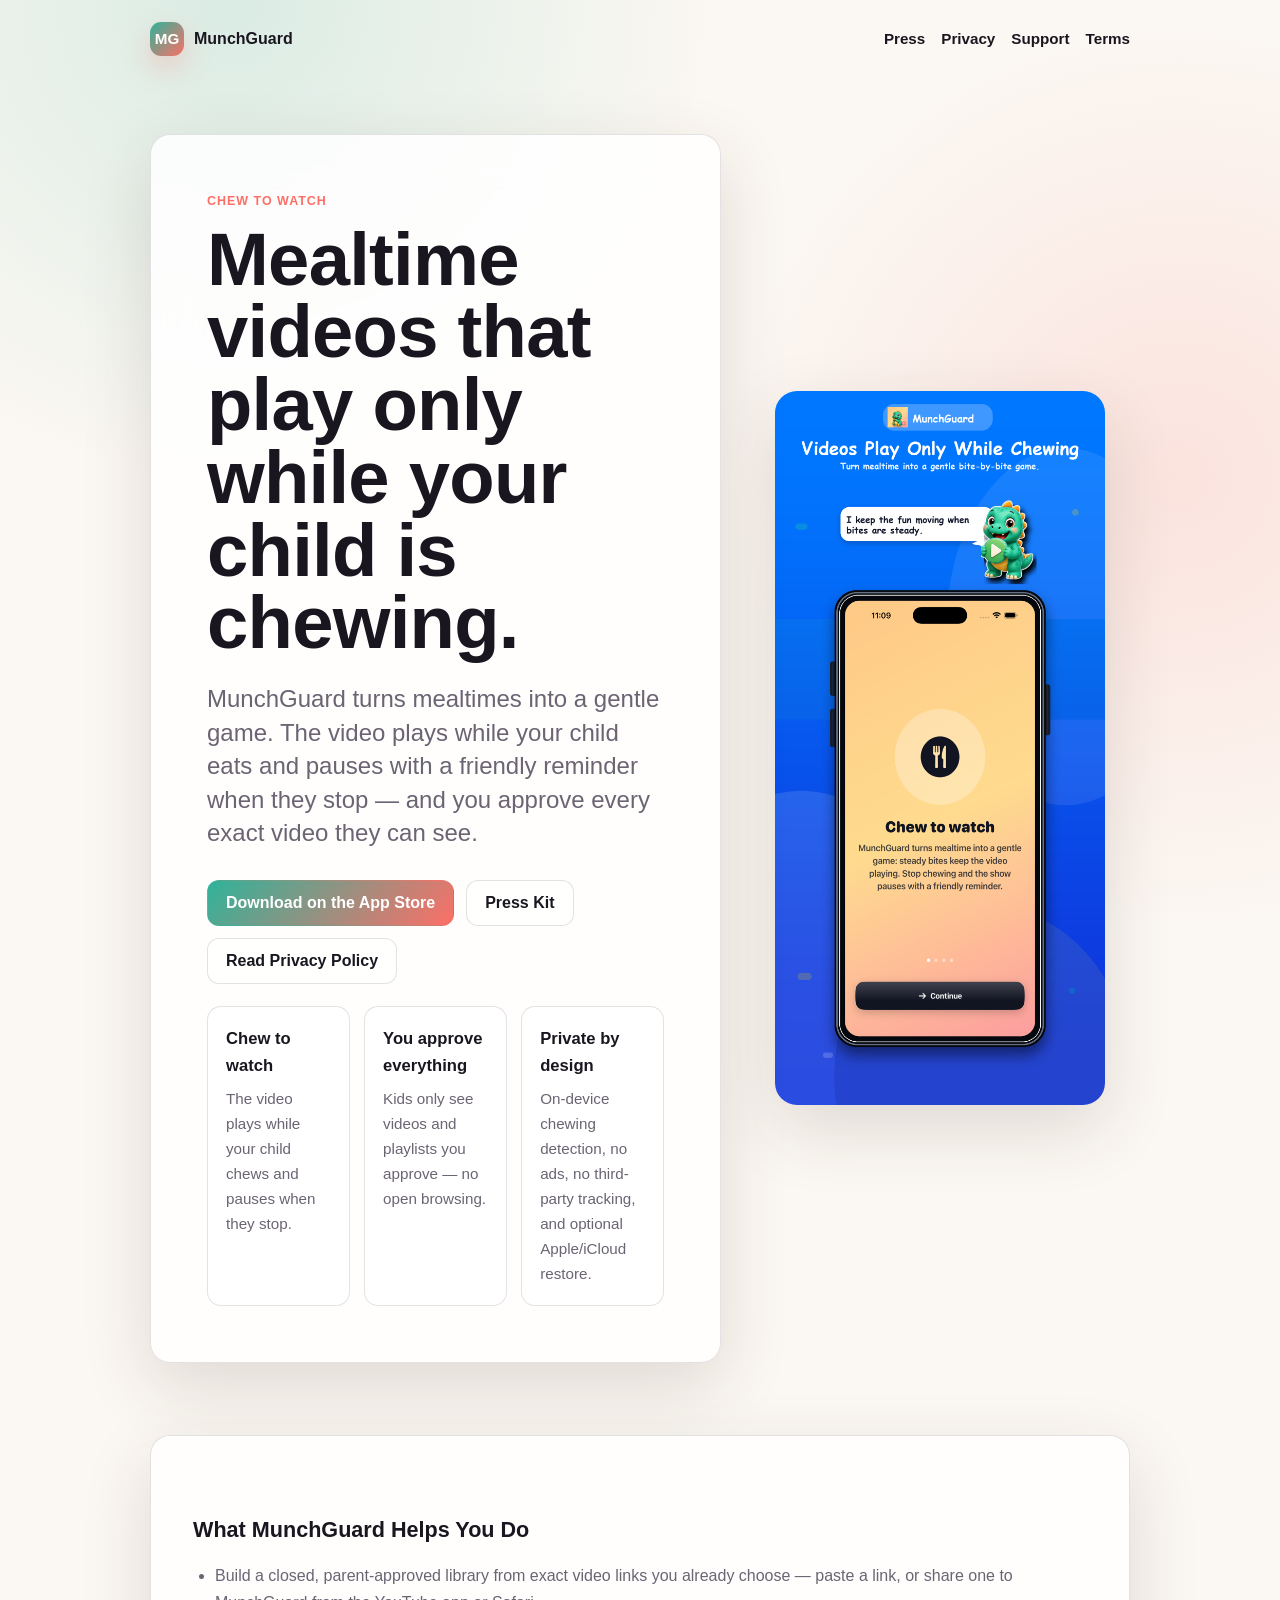
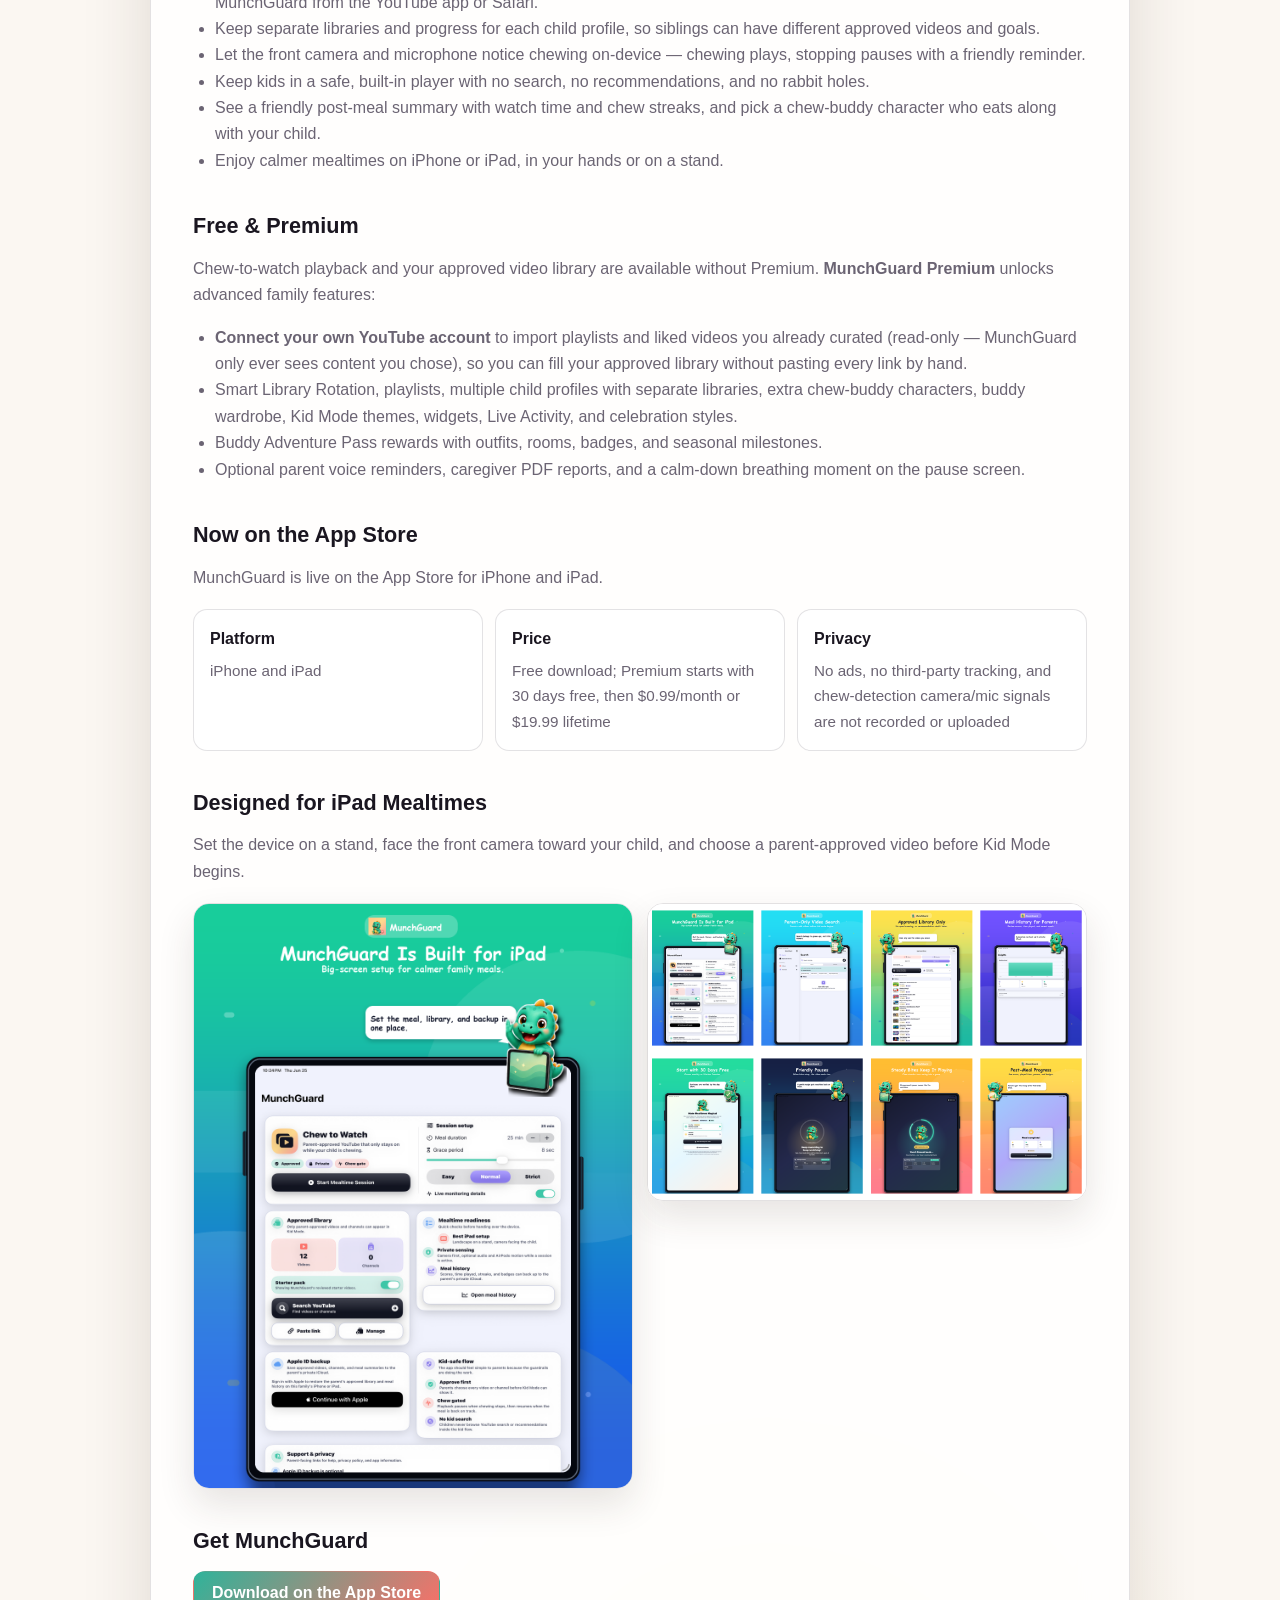
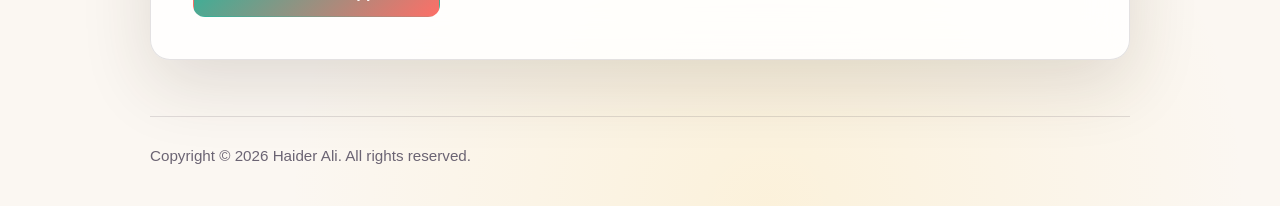
<file: index.html>
<!doctype html>
<html lang="en">
<head>
  <meta charset="utf-8">
  <meta name="viewport" content="width=device-width, initial-scale=1">
  <title>MunchGuard - Chew to Watch</title>
  <meta name="description" content="MunchGuard is a parent-controlled mealtime video app for iPhone and iPad: approved videos play while kids chew and pause when bites stop.">
  <meta name="theme-color" content="#2fb39a">
  <meta name="google-site-verification" content="bL4kzL4V72Q6p2SlW74Rowfl1nLB9gY8t70KNo23Ep4">
  <meta property="og:title" content="MunchGuard">
  <meta property="og:description" content="Mealtime videos that play only while your child is chewing. Parent-approved, private, and on-device.">
  <meta property="og:type" content="website">
  <meta property="og:image" content="https://forgebyte-lab.github.io/munchguard-legal/assets/iphone-contact-sheet.png">
  <link rel="stylesheet" href="styles.css">
</head>
<body>
  <header class="shell nav">
    <a class="brand" href="./" aria-label="MunchGuard home"><span class="mark">MG</span><span>MunchGuard</span></a>
    <nav class="nav-links" aria-label="Primary navigation">
      <a href="./press/">Press</a>
      <a href="./privacy-policy/">Privacy</a>
      <a href="./support/">Support</a>
      <a href="./terms/">Terms</a>
    </nav>
  </header>

  <main class="shell">
    <section class="hero hero-split">
      <div class="hero-card">
        <p class="eyebrow">Chew to watch</p>
        <h1>Mealtime videos that play only while your child is chewing.</h1>
        <p class="lead">MunchGuard turns mealtimes into a gentle game. The video plays while your child eats and pauses with a friendly reminder when they stop — and you approve every exact video they can see.</p>
        <div class="actions">
          <a class="button primary" href="https://apps.apple.com/us/app/munchguard/id6783565540">Download on the App Store</a>
          <a class="button" href="./press/">Press Kit</a>
          <a class="button" href="./privacy-policy/">Read Privacy Policy</a>
        </div>
        <div class="grid" aria-label="MunchGuard highlights">
          <div class="stat"><strong>Chew to watch</strong><span>The video plays while your child chews and pauses when they stop.</span></div>
          <div class="stat"><strong>You approve everything</strong><span>Kids only see videos and playlists you approve — no open browsing.</span></div>
          <div class="stat"><strong>Private by design</strong><span>On-device chewing detection, no ads, no third-party tracking, and optional Apple/iCloud restore.</span></div>
        </div>
      </div>
      <figure class="hero-media" aria-label="MunchGuard iPhone screenshot">
        <img src="assets/iphone-chew-to-watch.png" alt="MunchGuard chew-to-watch App Store screenshot on iPhone">
      </figure>
    </section>

    <section class="content-card">
      <h2>What MunchGuard Helps You Do</h2>
      <ul>
        <li>Build a closed, parent-approved library from exact video links you already choose — paste a link, or share one to MunchGuard from the YouTube app or Safari.</li>
        <li>Keep separate libraries and progress for each child profile, so siblings can have different approved videos and goals.</li>
        <li>Let the front camera and microphone notice chewing on-device — chewing plays, stopping pauses with a friendly reminder.</li>
        <li>Keep kids in a safe, built-in player with no search, no recommendations, and no rabbit holes.</li>
        <li>See a friendly post-meal summary with watch time and chew streaks, and pick a chew-buddy character who eats along with your child.</li>
        <li>Enjoy calmer mealtimes on iPhone or iPad, in your hands or on a stand.</li>
      </ul>

      <h2>Free &amp; Premium</h2>
      <p>Chew-to-watch playback and your approved video library are available without Premium. <strong>MunchGuard Premium</strong> unlocks advanced family features:</p>
      <ul>
        <li><strong>Connect your own YouTube account</strong> to import playlists and liked videos you already curated (read-only — MunchGuard only ever sees content you chose), so you can fill your approved library without pasting every link by hand.</li>
        <li>Smart Library Rotation, playlists, multiple child profiles with separate libraries, extra chew-buddy characters, buddy wardrobe, Kid Mode themes, widgets, Live Activity, and celebration styles.</li>
        <li>Buddy Adventure Pass rewards with outfits, rooms, badges, and seasonal milestones.</li>
        <li>Optional parent voice reminders, caregiver PDF reports, and a calm-down breathing moment on the pause screen.</li>
      </ul>

      <h2>Now on the App Store</h2>
      <p>MunchGuard is live on the App Store for iPhone and iPad.</p>

      <div class="facts" aria-label="Availability facts">
        <div><strong>Platform</strong><span>iPhone and iPad</span></div>
        <div><strong>Price</strong><span>Free download; Premium starts with 30 days free, then $0.99/month or $19.99 lifetime</span></div>
        <div><strong>Privacy</strong><span>No ads, no third-party tracking, and chew-detection camera/mic signals are not recorded or uploaded</span></div>
      </div>

      <h2>Designed for iPad Mealtimes</h2>
      <p>Set the device on a stand, face the front camera toward your child, and choose a parent-approved video before Kid Mode begins.</p>
      <div class="screenshot-grid">
        <img src="assets/ipad-parent-dashboard.png" alt="MunchGuard parent dashboard on iPad">
        <img src="assets/ipad-contact-sheet.png" alt="MunchGuard iPad App Store screenshot overview">
      </div>

      <h2>Get MunchGuard</h2>
      <p><a class="button primary" href="https://apps.apple.com/us/app/munchguard/id6783565540">Download on the App Store</a></p>
    </section>
  </main>

  <footer class="shell footer">
    <p>Copyright © 2026 Haider Ali. All rights reserved.</p>
  </footer>
</body>
</html>
</file>
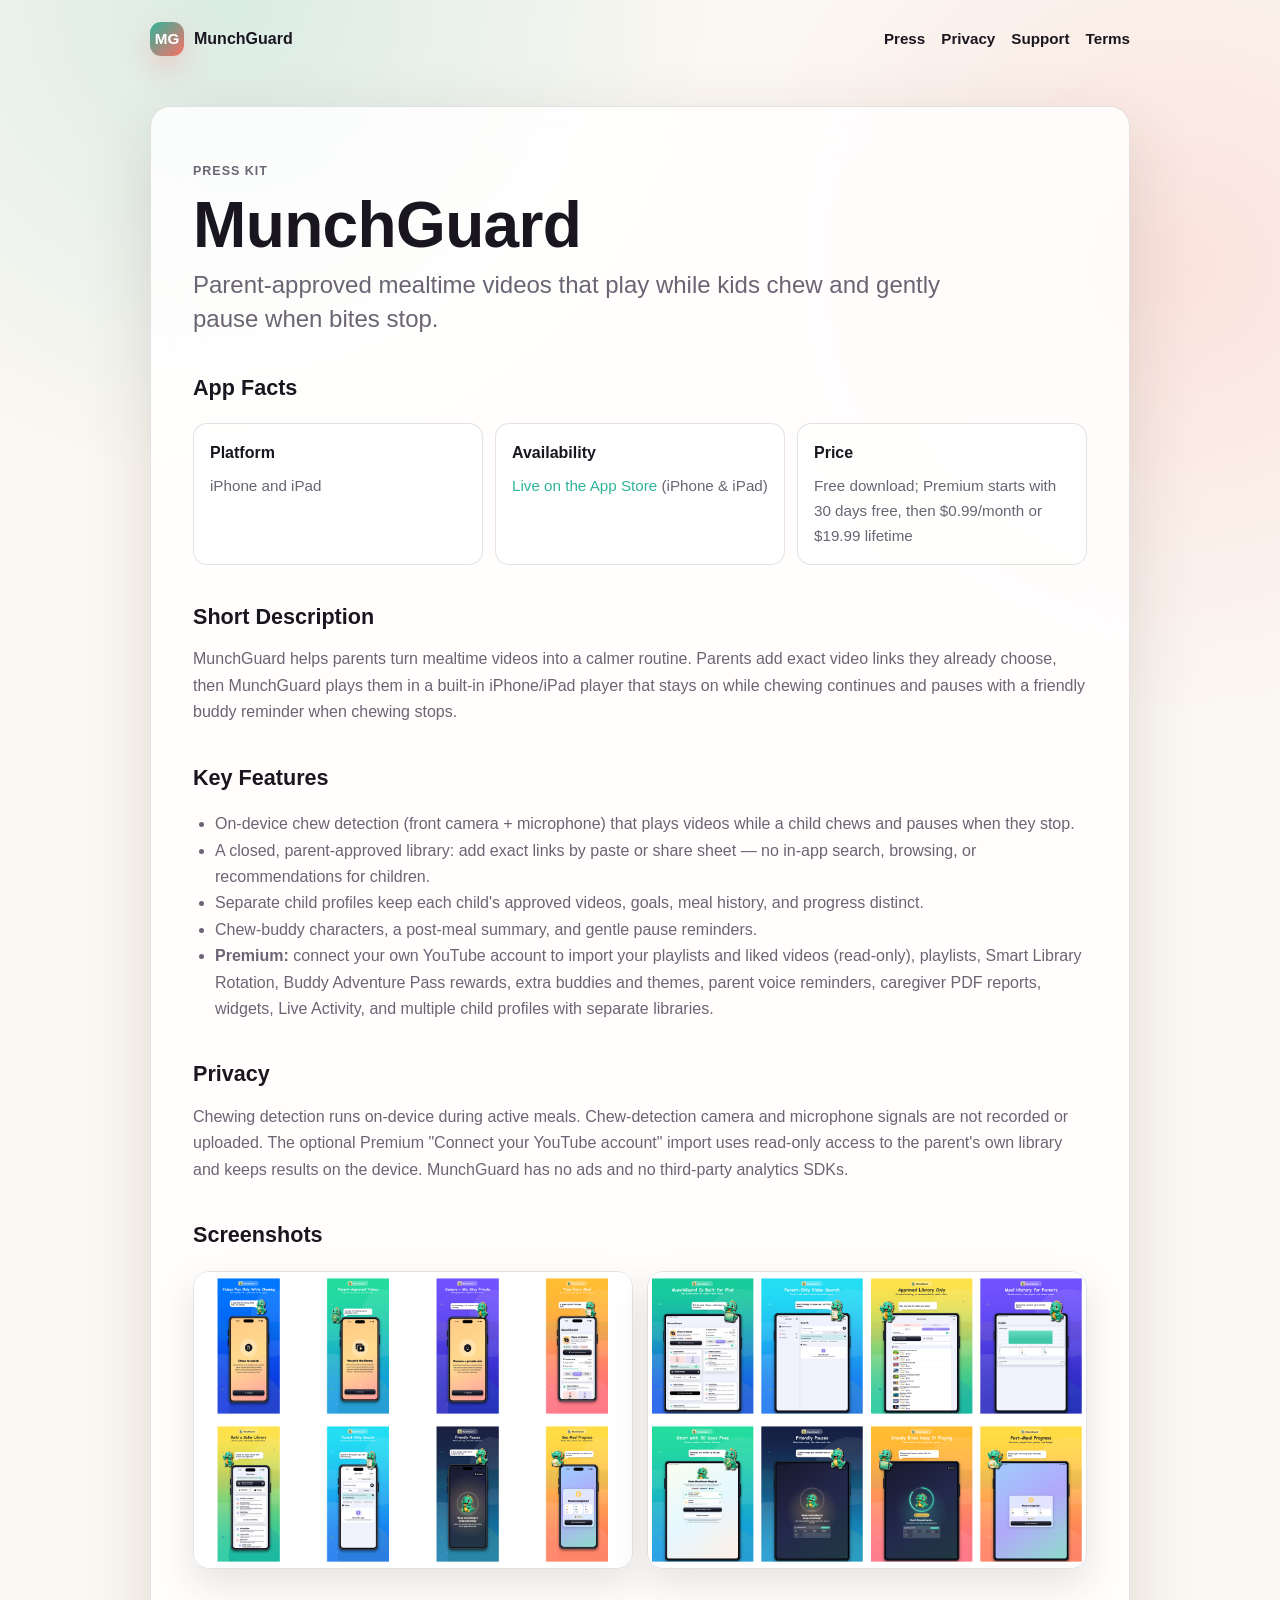
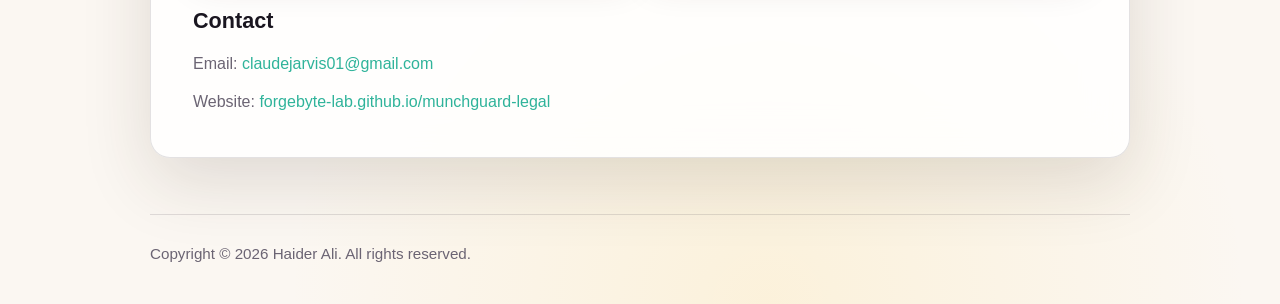
<file: press/index.html>
<!doctype html>
<html lang="en">
<head>
  <meta charset="utf-8">
  <meta name="viewport" content="width=device-width, initial-scale=1">
  <title>MunchGuard Press Kit</title>
  <meta name="description" content="Press kit for MunchGuard, a parent-controlled chew-to-watch mealtime video app for iPhone and iPad.">
  <link rel="stylesheet" href="../styles.css">
</head>
<body>
  <header class="shell nav">
    <a class="brand" href="../" aria-label="MunchGuard home"><span class="mark">MG</span><span>MunchGuard</span></a>
    <nav class="nav-links" aria-label="Primary navigation">
      <a href="../press/">Press</a>
      <a href="../privacy-policy/">Privacy</a>
      <a href="../support/">Support</a>
      <a href="../terms/">Terms</a>
    </nav>
  </header>

  <main class="shell">
    <article class="content-card">
      <p class="eyebrow">Press Kit</p>
      <h1>MunchGuard</h1>
      <p class="lead">Parent-approved mealtime videos that play while kids chew and gently pause when bites stop.</p>

      <h2>App Facts</h2>
      <div class="facts">
        <div><strong>Platform</strong><span>iPhone and iPad</span></div>
        <div><strong>Availability</strong><span><a href="https://apps.apple.com/us/app/munchguard/id6783565540">Live on the App Store</a> (iPhone &amp; iPad)</span></div>
        <div><strong>Price</strong><span>Free download; Premium starts with 30 days free, then $0.99/month or $19.99 lifetime</span></div>
      </div>

      <h2>Short Description</h2>
      <p>MunchGuard helps parents turn mealtime videos into a calmer routine. Parents add exact video links they already choose, then MunchGuard plays them in a built-in iPhone/iPad player that stays on while chewing continues and pauses with a friendly buddy reminder when chewing stops.</p>

      <h2>Key Features</h2>
      <ul>
        <li>On-device chew detection (front camera + microphone) that plays videos while a child chews and pauses when they stop.</li>
        <li>A closed, parent-approved library: add exact links by paste or share sheet — no in-app search, browsing, or recommendations for children.</li>
        <li>Separate child profiles keep each child's approved videos, goals, meal history, and progress distinct.</li>
        <li>Chew-buddy characters, a post-meal summary, and gentle pause reminders.</li>
        <li><strong>Premium:</strong> connect your own YouTube account to import your playlists and liked videos (read-only), playlists, Smart Library Rotation, Buddy Adventure Pass rewards, extra buddies and themes, parent voice reminders, caregiver PDF reports, widgets, Live Activity, and multiple child profiles with separate libraries.</li>
      </ul>

      <h2>Privacy</h2>
      <p>Chewing detection runs on-device during active meals. Chew-detection camera and microphone signals are not recorded or uploaded. The optional Premium "Connect your YouTube account" import uses read-only access to the parent's own library and keeps results on the device. MunchGuard has no ads and no third-party analytics SDKs.</p>

      <h2>Screenshots</h2>
      <div class="screenshot-grid">
        <img src="../assets/iphone-contact-sheet.png" alt="MunchGuard iPhone screenshot overview">
        <img src="../assets/ipad-contact-sheet.png" alt="MunchGuard iPad screenshot overview">
      </div>

      <h2>Contact</h2>
      <p>Email: <a href="mailto:claudejarvis01@gmail.com">claudejarvis01@gmail.com</a></p>
      <p>Website: <a href="https://forgebyte-lab.github.io/munchguard-legal/">forgebyte-lab.github.io/munchguard-legal</a></p>
    </article>
  </main>

  <footer class="shell footer">
    <p>Copyright © 2026 Haider Ali. All rights reserved.</p>
  </footer>
</body>
</html>
</file>
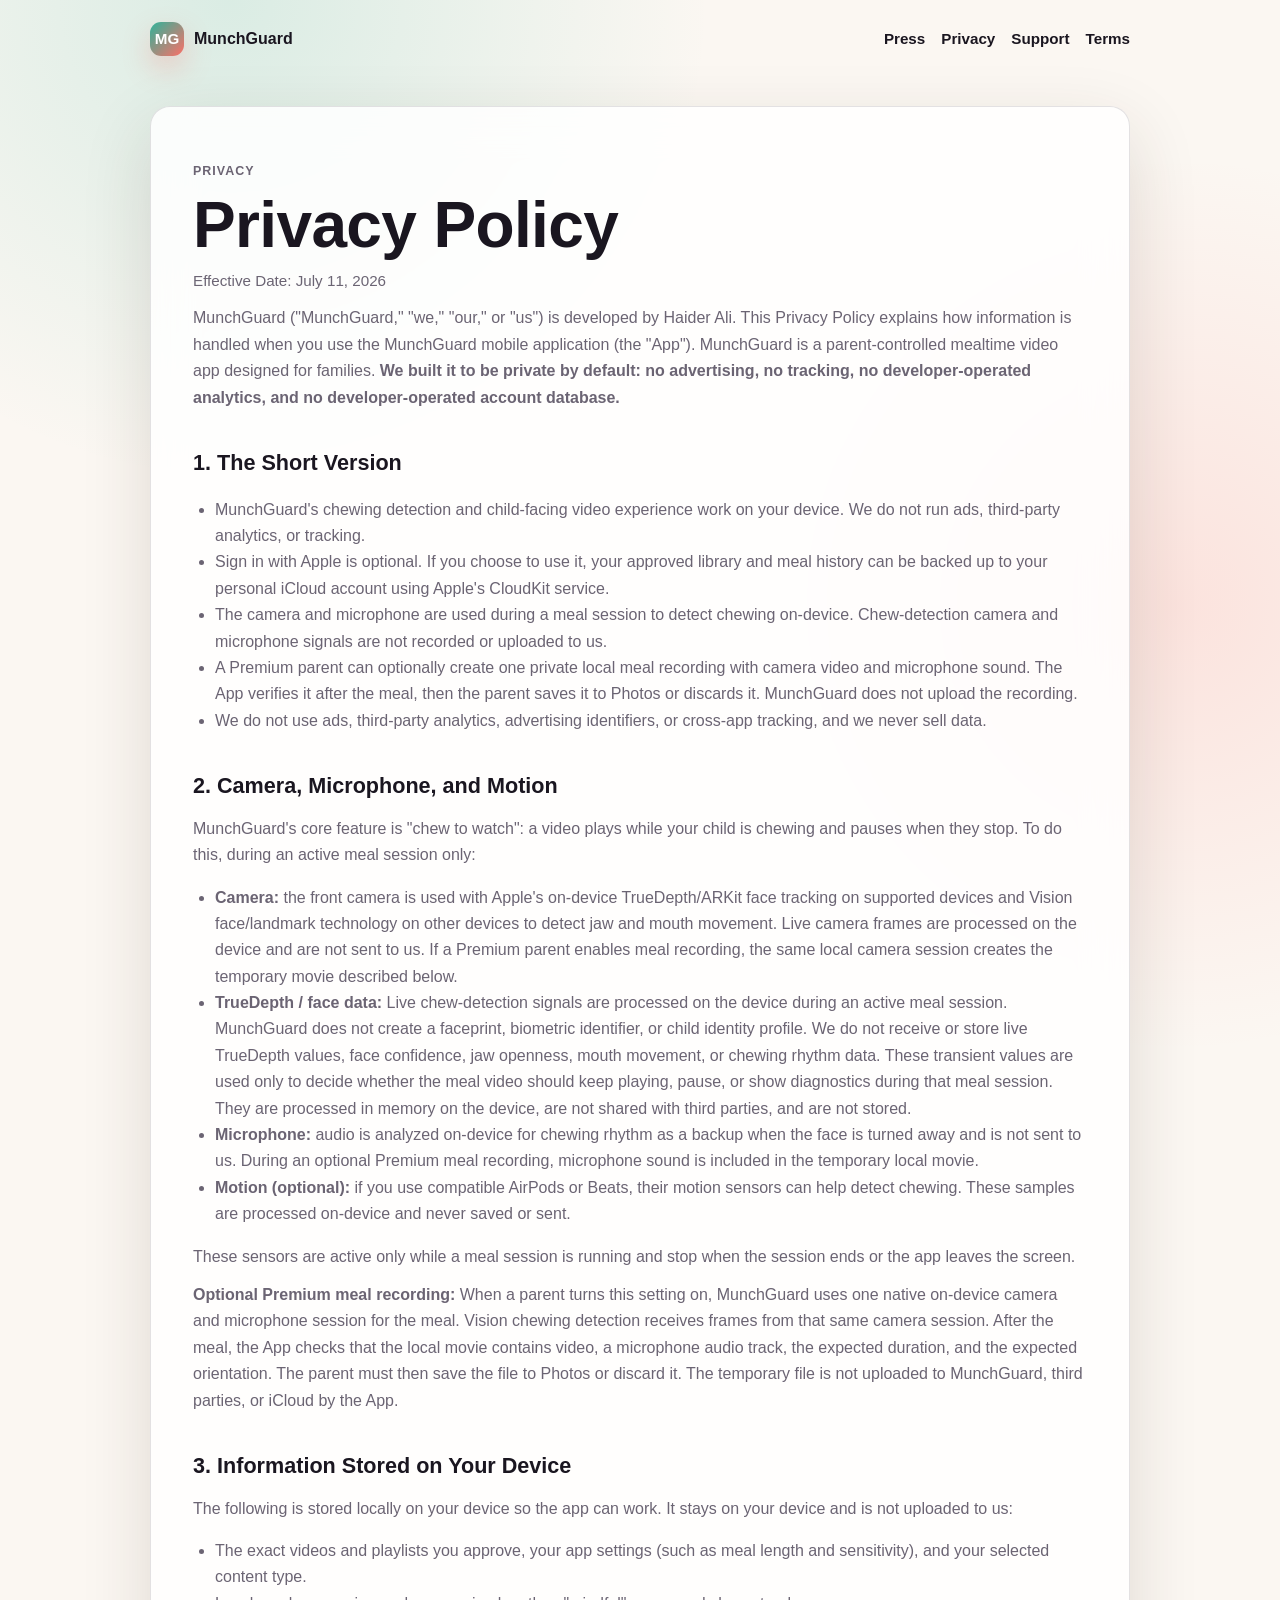
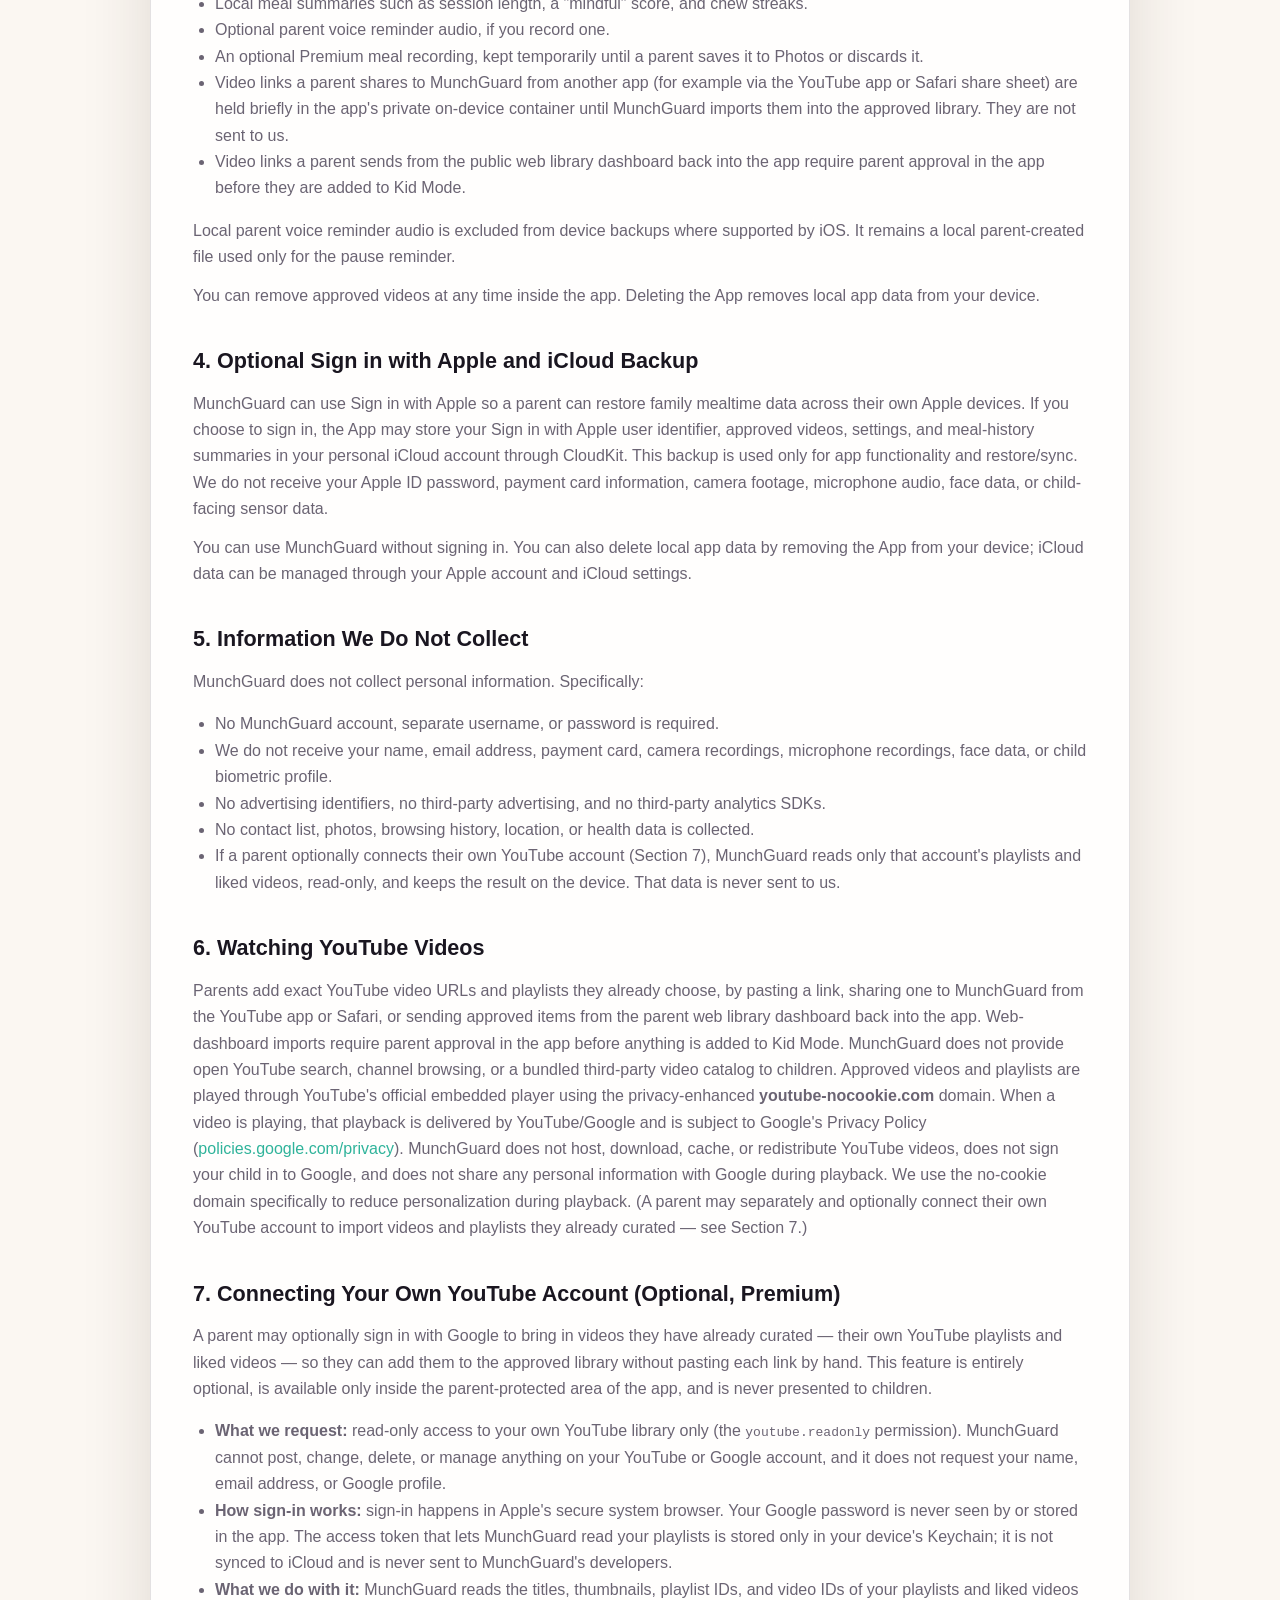
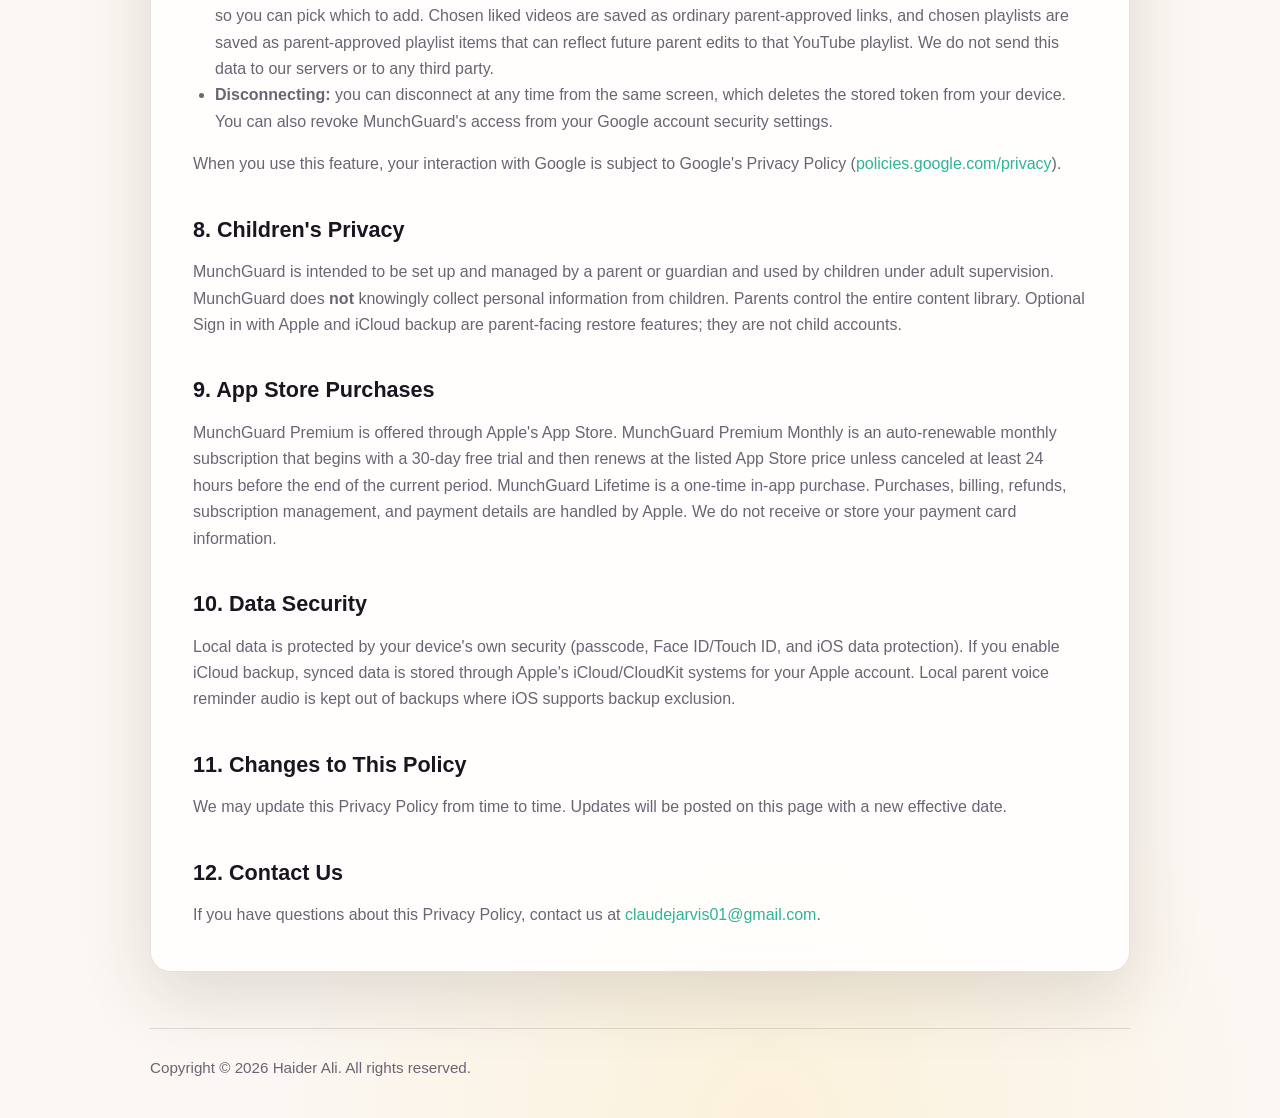
<file: privacy-policy/index.html>
<!doctype html>
<html lang="en">
<head>
  <meta charset="utf-8">
  <meta name="viewport" content="width=device-width, initial-scale=1">
  <title>MunchGuard Privacy Policy</title>
  <meta name="description" content="Privacy Policy for MunchGuard.">
  <link rel="stylesheet" href="../styles.css">
</head>
<body>
  <header class="shell nav">
    <a class="brand" href="../" aria-label="MunchGuard home"><span class="mark">MG</span><span>MunchGuard</span></a>
    <nav class="nav-links" aria-label="Primary navigation">
      <a href="../press/">Press</a>
      <a href="../privacy-policy/">Privacy</a>
      <a href="../support/">Support</a>
      <a href="../terms/">Terms</a>
    </nav>
  </header>

  <main class="shell">
    <article class="content-card">
      <p class="eyebrow">Privacy</p>
      <h1>Privacy Policy</h1>
      <p class="date">Effective Date: July 11, 2026</p>

      <p>MunchGuard ("MunchGuard," "we," "our," or "us") is developed by Haider Ali. This Privacy Policy explains how information is handled when you use the MunchGuard mobile application (the "App"). MunchGuard is a parent-controlled mealtime video app designed for families. <strong>We built it to be private by default: no advertising, no tracking, no developer-operated analytics, and no developer-operated account database.</strong></p>

      <h2>1. The Short Version</h2>
      <ul>
        <li>MunchGuard's chewing detection and child-facing video experience work on your device. We do not run ads, third-party analytics, or tracking.</li>
        <li>Sign in with Apple is optional. If you choose to use it, your approved library and meal history can be backed up to your personal iCloud account using Apple's CloudKit service.</li>
        <li>The camera and microphone are used during a meal session to detect chewing on-device. Chew-detection camera and microphone signals are not recorded or uploaded to us.</li>
        <li>A Premium parent can optionally create one private local meal recording with camera video and microphone sound. The App verifies it after the meal, then the parent saves it to Photos or discards it. MunchGuard does not upload the recording.</li>
        <li>We do not use ads, third-party analytics, advertising identifiers, or cross-app tracking, and we never sell data.</li>
      </ul>

      <h2>2. Camera, Microphone, and Motion</h2>
      <p>MunchGuard's core feature is "chew to watch": a video plays while your child is chewing and pauses when they stop. To do this, during an active meal session only:</p>
      <ul>
        <li><strong>Camera:</strong> the front camera is used with Apple's on-device TrueDepth/ARKit face tracking on supported devices and Vision face/landmark technology on other devices to detect jaw and mouth movement. Live camera frames are processed on the device and are not sent to us. If a Premium parent enables meal recording, the same local camera session creates the temporary movie described below.</li>
        <li><strong>TrueDepth / face data:</strong> Live chew-detection signals are processed on the device during an active meal session. MunchGuard does not create a faceprint, biometric identifier, or child identity profile. We do not receive or store live TrueDepth values, face confidence, jaw openness, mouth movement, or chewing rhythm data. These transient values are used only to decide whether the meal video should keep playing, pause, or show diagnostics during that meal session. They are processed in memory on the device, are not shared with third parties, and are not stored.</li>
        <li><strong>Microphone:</strong> audio is analyzed on-device for chewing rhythm as a backup when the face is turned away and is not sent to us. During an optional Premium meal recording, microphone sound is included in the temporary local movie.</li>
        <li><strong>Motion (optional):</strong> if you use compatible AirPods or Beats, their motion sensors can help detect chewing. These samples are processed on-device and never saved or sent.</li>
      </ul>
      <p>These sensors are active only while a meal session is running and stop when the session ends or the app leaves the screen.</p>
      <p><strong>Optional Premium meal recording:</strong> When a parent turns this setting on, MunchGuard uses one native on-device camera and microphone session for the meal. Vision chewing detection receives frames from that same camera session. After the meal, the App checks that the local movie contains video, a microphone audio track, the expected duration, and the expected orientation. The parent must then save the file to Photos or discard it. The temporary file is not uploaded to MunchGuard, third parties, or iCloud by the App.</p>

      <h2>3. Information Stored on Your Device</h2>
      <p>The following is stored locally on your device so the app can work. It stays on your device and is not uploaded to us:</p>
      <ul>
        <li>The exact videos and playlists you approve, your app settings (such as meal length and sensitivity), and your selected content type.</li>
        <li>Local meal summaries such as session length, a "mindful" score, and chew streaks.</li>
        <li>Optional parent voice reminder audio, if you record one.</li>
        <li>An optional Premium meal recording, kept temporarily until a parent saves it to Photos or discards it.</li>
        <li>Video links a parent shares to MunchGuard from another app (for example via the YouTube app or Safari share sheet) are held briefly in the app's private on-device container until MunchGuard imports them into the approved library. They are not sent to us.</li>
        <li>Video links a parent sends from the public web library dashboard back into the app require parent approval in the app before they are added to Kid Mode.</li>
      </ul>
      <p>Local parent voice reminder audio is excluded from device backups where supported by iOS. It remains a local parent-created file used only for the pause reminder.</p>
      <p>You can remove approved videos at any time inside the app. Deleting the App removes local app data from your device.</p>

      <h2>4. Optional Sign in with Apple and iCloud Backup</h2>
      <p>MunchGuard can use Sign in with Apple so a parent can restore family mealtime data across their own Apple devices. If you choose to sign in, the App may store your Sign in with Apple user identifier, approved videos, settings, and meal-history summaries in your personal iCloud account through CloudKit. This backup is used only for app functionality and restore/sync. We do not receive your Apple ID password, payment card information, camera footage, microphone audio, face data, or child-facing sensor data.</p>
      <p>You can use MunchGuard without signing in. You can also delete local app data by removing the App from your device; iCloud data can be managed through your Apple account and iCloud settings.</p>

      <h2>5. Information We Do Not Collect</h2>
      <p>MunchGuard does not collect personal information. Specifically:</p>
      <ul>
        <li>No MunchGuard account, separate username, or password is required.</li>
        <li>We do not receive your name, email address, payment card, camera recordings, microphone recordings, face data, or child biometric profile.</li>
        <li>No advertising identifiers, no third-party advertising, and no third-party analytics SDKs.</li>
        <li>No contact list, photos, browsing history, location, or health data is collected.</li>
        <li>If a parent optionally connects their own YouTube account (Section 7), MunchGuard reads only that account's playlists and liked videos, read-only, and keeps the result on the device. That data is never sent to us.</li>
      </ul>

      <h2>6. Watching YouTube Videos</h2>
      <p>Parents add exact YouTube video URLs and playlists they already choose, by pasting a link, sharing one to MunchGuard from the YouTube app or Safari, or sending approved items from the parent web library dashboard back into the app. Web-dashboard imports require parent approval in the app before anything is added to Kid Mode. MunchGuard does not provide open YouTube search, channel browsing, or a bundled third-party video catalog to children. Approved videos and playlists are played through YouTube's official embedded player using the privacy-enhanced <strong>youtube-nocookie.com</strong> domain. When a video is playing, that playback is delivered by YouTube/Google and is subject to Google's Privacy Policy (<a href="https://policies.google.com/privacy" rel="nofollow noopener">policies.google.com/privacy</a>). MunchGuard does not host, download, cache, or redistribute YouTube videos, does not sign your child in to Google, and does not share any personal information with Google during playback. We use the no-cookie domain specifically to reduce personalization during playback. (A parent may separately and optionally connect their own YouTube account to import videos and playlists they already curated — see Section 7.)</p>

      <h2>7. Connecting Your Own YouTube Account (Optional, Premium)</h2>
      <p>A parent may optionally sign in with Google to bring in videos they have already curated — their own YouTube playlists and liked videos — so they can add them to the approved library without pasting each link by hand. This feature is entirely optional, is available only inside the parent-protected area of the app, and is never presented to children.</p>
      <ul>
        <li><strong>What we request:</strong> read-only access to your own YouTube library only (the <code>youtube.readonly</code> permission). MunchGuard cannot post, change, delete, or manage anything on your YouTube or Google account, and it does not request your name, email address, or Google profile.</li>
        <li><strong>How sign-in works:</strong> sign-in happens in Apple's secure system browser. Your Google password is never seen by or stored in the app. The access token that lets MunchGuard read your playlists is stored only in your device's Keychain; it is not synced to iCloud and is never sent to MunchGuard's developers.</li>
        <li><strong>What we do with it:</strong> MunchGuard reads the titles, thumbnails, playlist IDs, and video IDs of your playlists and liked videos so you can pick which to add. Chosen liked videos are saved as ordinary parent-approved links, and chosen playlists are saved as parent-approved playlist items that can reflect future parent edits to that YouTube playlist. We do not send this data to our servers or to any third party.</li>
        <li><strong>Disconnecting:</strong> you can disconnect at any time from the same screen, which deletes the stored token from your device. You can also revoke MunchGuard's access from your Google account security settings.</li>
      </ul>
      <p>When you use this feature, your interaction with Google is subject to Google's Privacy Policy (<a href="https://policies.google.com/privacy" rel="nofollow noopener">policies.google.com/privacy</a>).</p>

      <h2>8. Children's Privacy</h2>
      <p>MunchGuard is intended to be set up and managed by a parent or guardian and used by children under adult supervision. MunchGuard does <strong>not</strong> knowingly collect personal information from children. Parents control the entire content library. Optional Sign in with Apple and iCloud backup are parent-facing restore features; they are not child accounts.</p>

      <h2>9. App Store Purchases</h2>
      <p>MunchGuard Premium is offered through Apple's App Store. MunchGuard Premium Monthly is an auto-renewable monthly subscription that begins with a 30-day free trial and then renews at the listed App Store price unless canceled at least 24 hours before the end of the current period. MunchGuard Lifetime is a one-time in-app purchase. Purchases, billing, refunds, subscription management, and payment details are handled by Apple. We do not receive or store your payment card information.</p>

      <h2>10. Data Security</h2>
      <p>Local data is protected by your device's own security (passcode, Face ID/Touch ID, and iOS data protection). If you enable iCloud backup, synced data is stored through Apple's iCloud/CloudKit systems for your Apple account. Local parent voice reminder audio is kept out of backups where iOS supports backup exclusion.</p>

      <h2>11. Changes to This Policy</h2>
      <p>We may update this Privacy Policy from time to time. Updates will be posted on this page with a new effective date.</p>

      <h2>12. Contact Us</h2>
      <p>If you have questions about this Privacy Policy, contact us at <a href="mailto:claudejarvis01@gmail.com">claudejarvis01@gmail.com</a>.</p>
    </article>
  </main>

  <footer class="shell footer">
    <p>Copyright © 2026 Haider Ali. All rights reserved.</p>
  </footer>
</body>
</html>
</file>
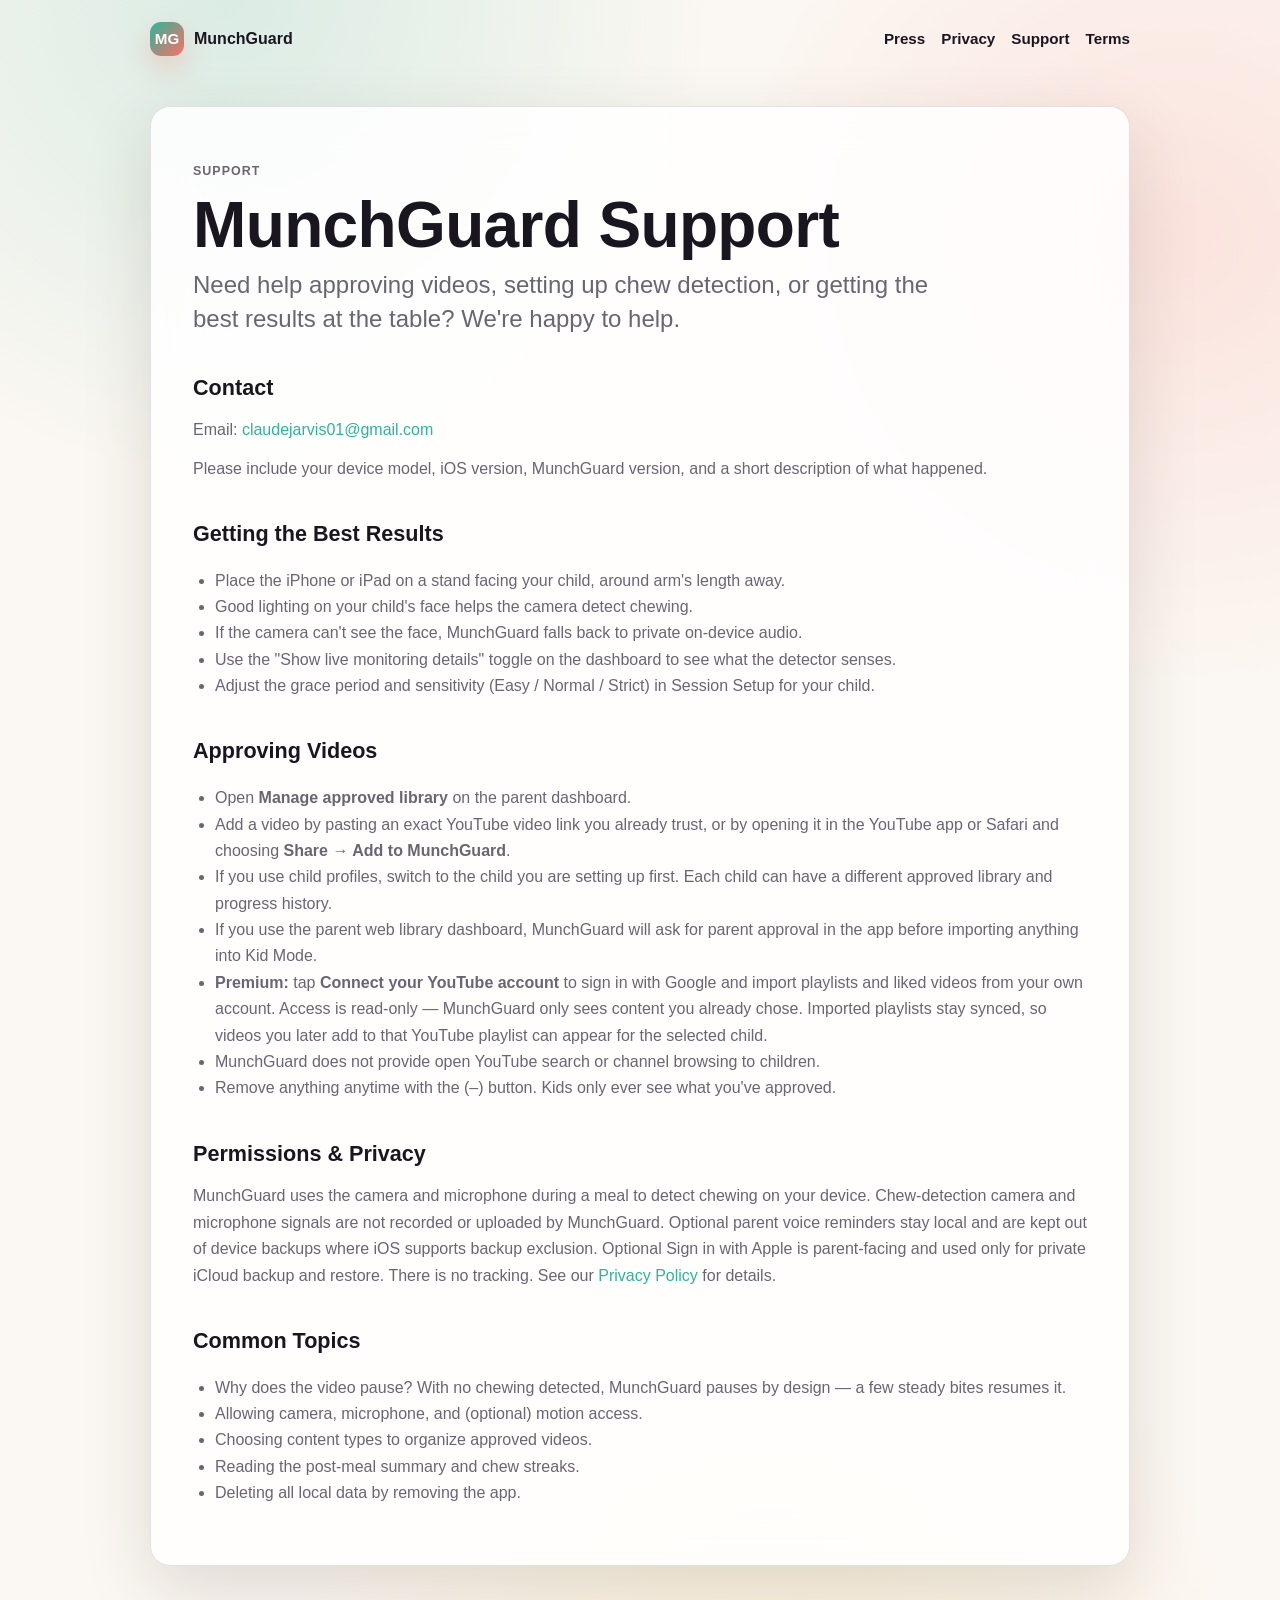
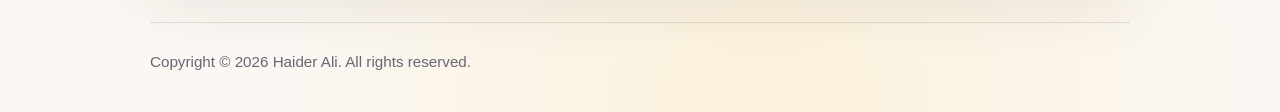
<file: support/index.html>
<!doctype html>
<html lang="en">
<head>
  <meta charset="utf-8">
  <meta name="viewport" content="width=device-width, initial-scale=1">
  <title>MunchGuard Support</title>
  <meta name="description" content="Support for MunchGuard.">
  <link rel="stylesheet" href="../styles.css">
</head>
<body>
  <header class="shell nav">
    <a class="brand" href="../" aria-label="MunchGuard home"><span class="mark">MG</span><span>MunchGuard</span></a>
    <nav class="nav-links" aria-label="Primary navigation">
      <a href="../press/">Press</a>
      <a href="../privacy-policy/">Privacy</a>
      <a href="../support/">Support</a>
      <a href="../terms/">Terms</a>
    </nav>
  </header>

  <main class="shell">
    <article class="content-card">
      <p class="eyebrow">Support</p>
      <h1>MunchGuard Support</h1>
      <p class="lead">Need help approving videos, setting up chew detection, or getting the best results at the table? We're happy to help.</p>

      <h2>Contact</h2>
      <p>Email: <a href="mailto:claudejarvis01@gmail.com">claudejarvis01@gmail.com</a></p>
      <p>Please include your device model, iOS version, MunchGuard version, and a short description of what happened.</p>

      <h2>Getting the Best Results</h2>
      <ul>
        <li>Place the iPhone or iPad on a stand facing your child, around arm's length away.</li>
        <li>Good lighting on your child's face helps the camera detect chewing.</li>
        <li>If the camera can't see the face, MunchGuard falls back to private on-device audio.</li>
        <li>Use the "Show live monitoring details" toggle on the dashboard to see what the detector senses.</li>
        <li>Adjust the grace period and sensitivity (Easy / Normal / Strict) in Session Setup for your child.</li>
      </ul>

      <h2>Approving Videos</h2>
      <ul>
        <li>Open <strong>Manage approved library</strong> on the parent dashboard.</li>
        <li>Add a video by pasting an exact YouTube video link you already trust, or by opening it in the YouTube app or Safari and choosing <strong>Share &rarr; Add to MunchGuard</strong>.</li>
        <li>If you use child profiles, switch to the child you are setting up first. Each child can have a different approved library and progress history.</li>
        <li>If you use the parent web library dashboard, MunchGuard will ask for parent approval in the app before importing anything into Kid Mode.</li>
        <li><strong>Premium:</strong> tap <strong>Connect your YouTube account</strong> to sign in with Google and import playlists and liked videos from your own account. Access is read-only — MunchGuard only sees content you already chose. Imported playlists stay synced, so videos you later add to that YouTube playlist can appear for the selected child.</li>
        <li>MunchGuard does not provide open YouTube search or channel browsing to children.</li>
        <li>Remove anything anytime with the (–) button. Kids only ever see what you've approved.</li>
      </ul>

      <h2>Permissions &amp; Privacy</h2>
      <p>MunchGuard uses the camera and microphone during a meal to detect chewing on your device. Chew-detection camera and microphone signals are not recorded or uploaded by MunchGuard. Optional parent voice reminders stay local and are kept out of device backups where iOS supports backup exclusion. Optional Sign in with Apple is parent-facing and used only for private iCloud backup and restore. There is no tracking. See our <a href="../privacy-policy/">Privacy Policy</a> for details.</p>

      <h2>Common Topics</h2>
      <ul>
        <li>Why does the video pause? With no chewing detected, MunchGuard pauses by design — a few steady bites resumes it.</li>
        <li>Allowing camera, microphone, and (optional) motion access.</li>
        <li>Choosing content types to organize approved videos.</li>
        <li>Reading the post-meal summary and chew streaks.</li>
        <li>Deleting all local data by removing the app.</li>
      </ul>
    </article>
  </main>

  <footer class="shell footer">
    <p>Copyright © 2026 Haider Ali. All rights reserved.</p>
  </footer>
</body>
</html>
</file>
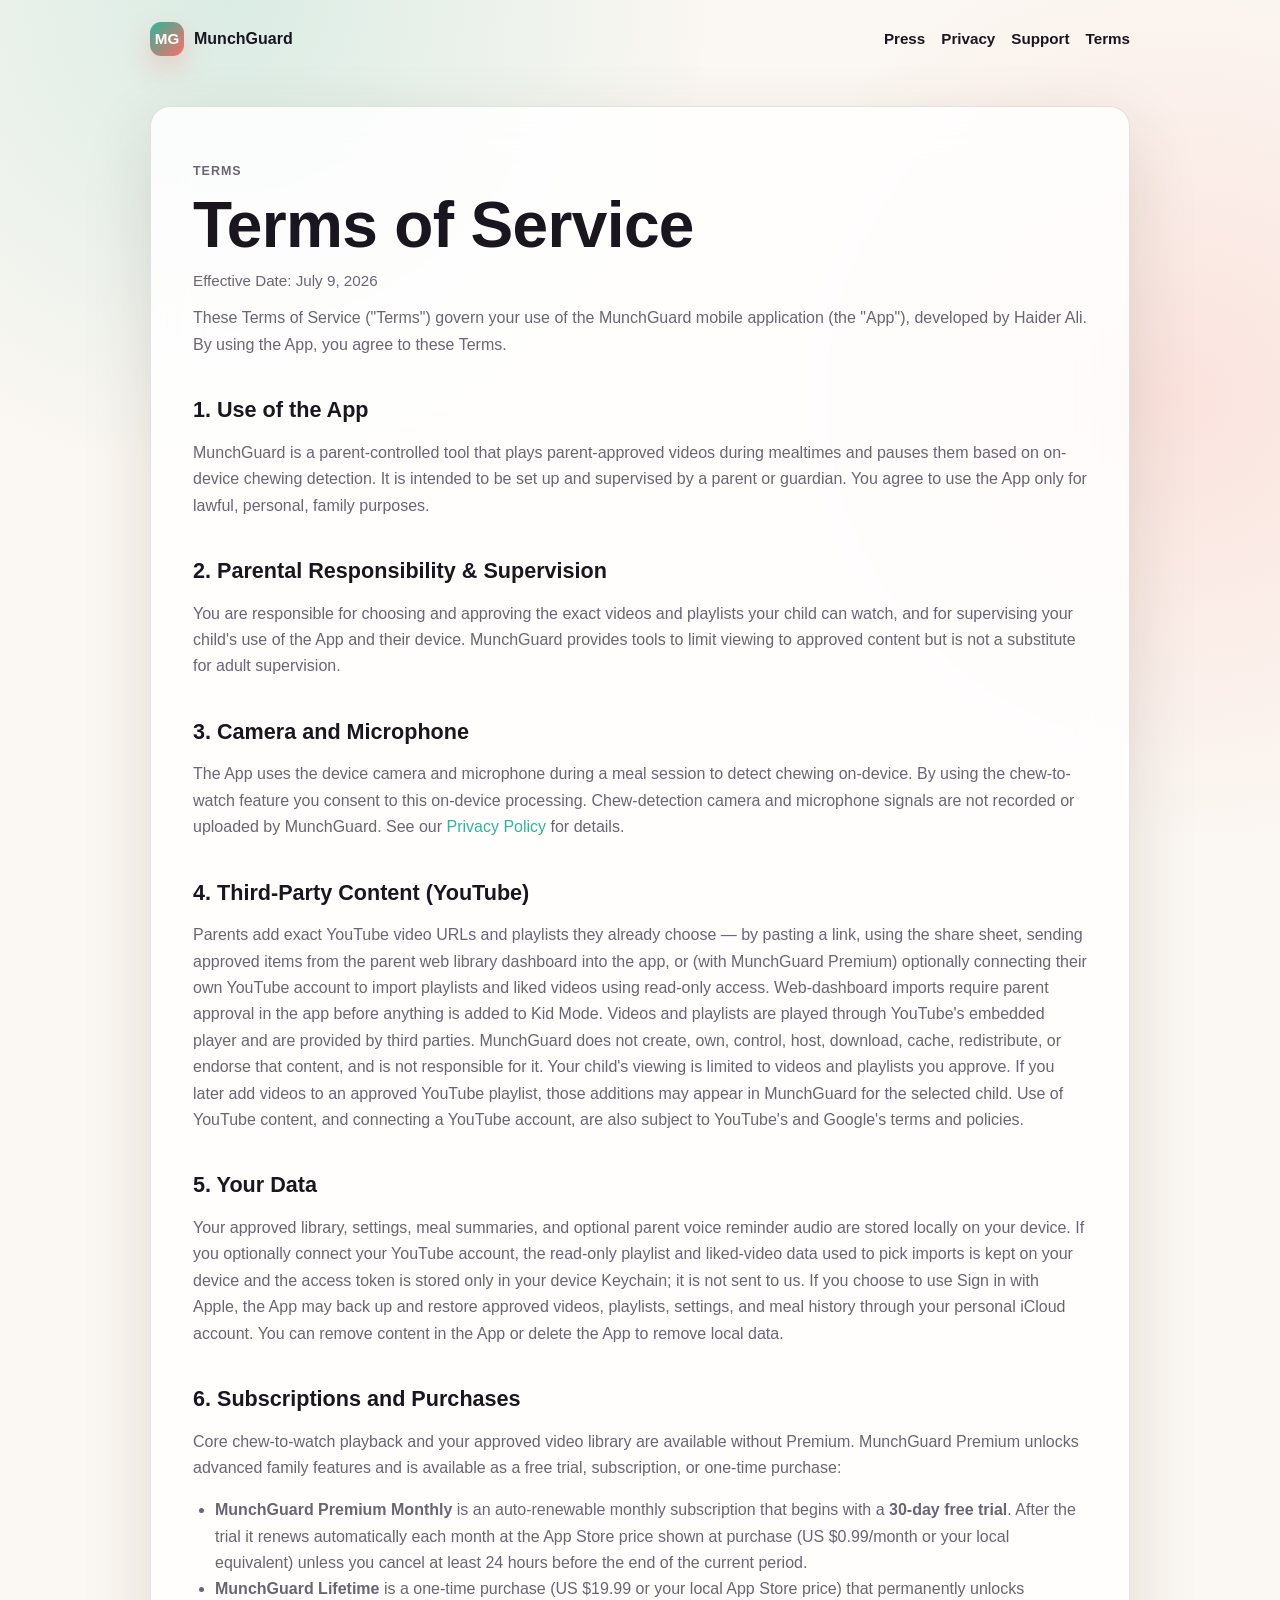
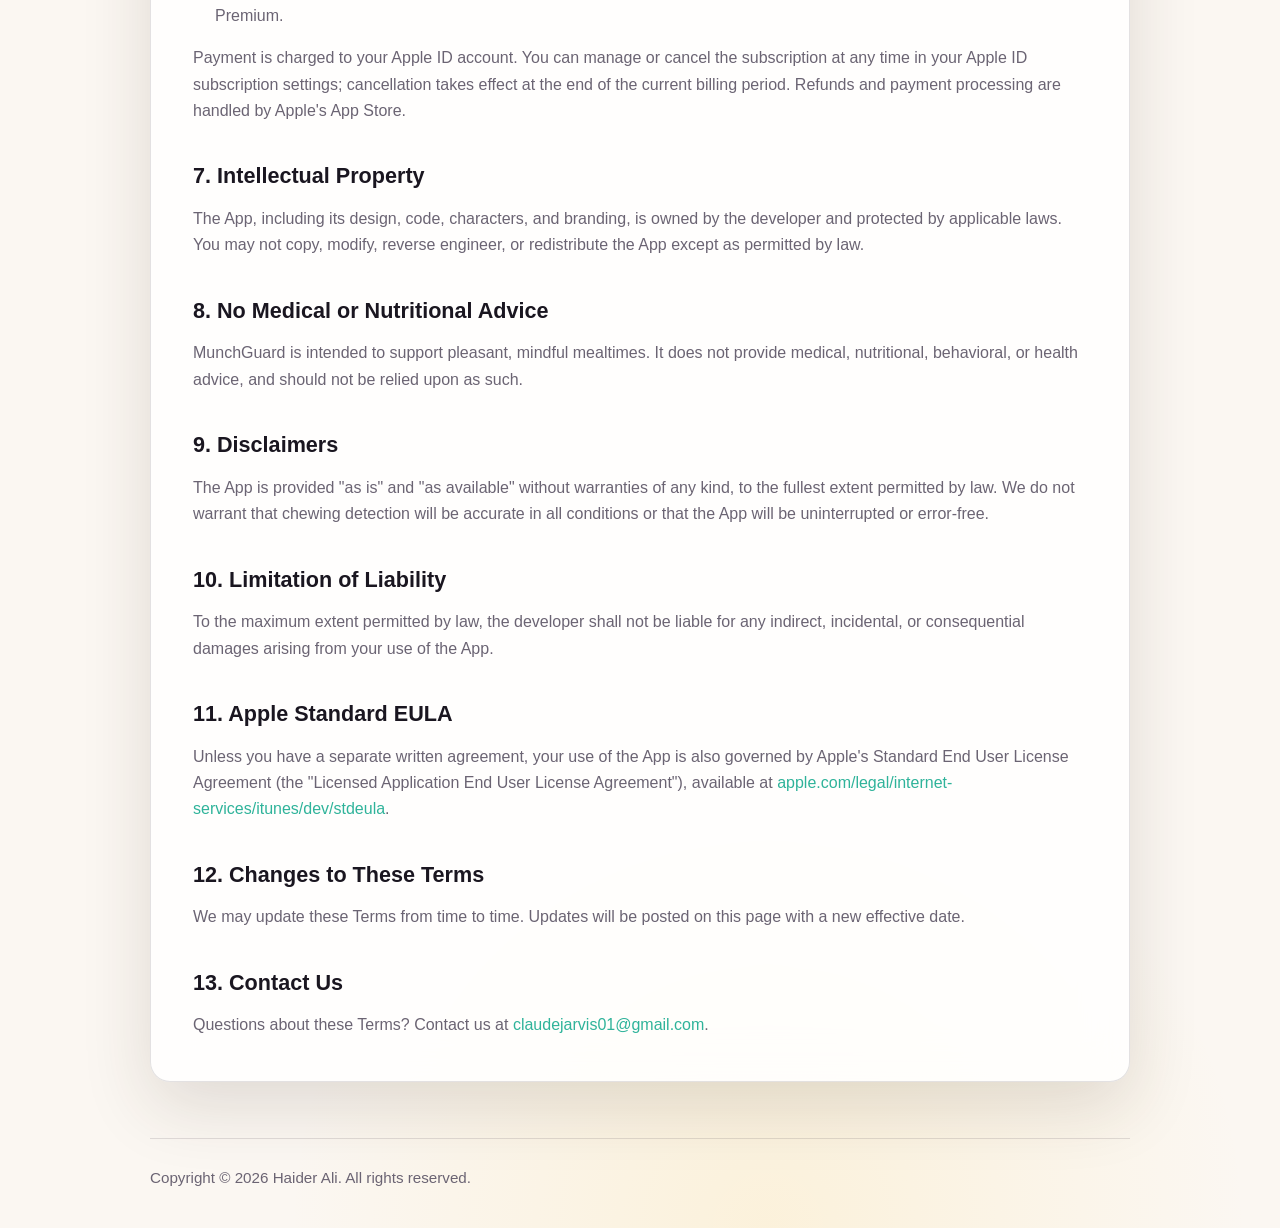
<file: terms/index.html>
<!doctype html>
<html lang="en">
<head>
  <meta charset="utf-8">
  <meta name="viewport" content="width=device-width, initial-scale=1">
  <title>MunchGuard Terms of Service</title>
  <meta name="description" content="Terms of Service for MunchGuard.">
  <link rel="stylesheet" href="../styles.css">
</head>
<body>
  <header class="shell nav">
    <a class="brand" href="../" aria-label="MunchGuard home"><span class="mark">MG</span><span>MunchGuard</span></a>
    <nav class="nav-links" aria-label="Primary navigation">
      <a href="../press/">Press</a>
      <a href="../privacy-policy/">Privacy</a>
      <a href="../support/">Support</a>
      <a href="../terms/">Terms</a>
    </nav>
  </header>

  <main class="shell">
    <article class="content-card">
      <p class="eyebrow">Terms</p>
      <h1>Terms of Service</h1>
      <p class="date">Effective Date: July 9, 2026</p>

      <p>These Terms of Service ("Terms") govern your use of the MunchGuard mobile application (the "App"), developed by Haider Ali. By using the App, you agree to these Terms.</p>

      <h2>1. Use of the App</h2>
      <p>MunchGuard is a parent-controlled tool that plays parent-approved videos during mealtimes and pauses them based on on-device chewing detection. It is intended to be set up and supervised by a parent or guardian. You agree to use the App only for lawful, personal, family purposes.</p>

      <h2>2. Parental Responsibility &amp; Supervision</h2>
      <p>You are responsible for choosing and approving the exact videos and playlists your child can watch, and for supervising your child's use of the App and their device. MunchGuard provides tools to limit viewing to approved content but is not a substitute for adult supervision.</p>

      <h2>3. Camera and Microphone</h2>
      <p>The App uses the device camera and microphone during a meal session to detect chewing on-device. By using the chew-to-watch feature you consent to this on-device processing. Chew-detection camera and microphone signals are not recorded or uploaded by MunchGuard. See our <a href="../privacy-policy/">Privacy Policy</a> for details.</p>

      <h2>4. Third-Party Content (YouTube)</h2>
      <p>Parents add exact YouTube video URLs and playlists they already choose — by pasting a link, using the share sheet, sending approved items from the parent web library dashboard into the app, or (with MunchGuard Premium) optionally connecting their own YouTube account to import playlists and liked videos using read-only access. Web-dashboard imports require parent approval in the app before anything is added to Kid Mode. Videos and playlists are played through YouTube's embedded player and are provided by third parties. MunchGuard does not create, own, control, host, download, cache, redistribute, or endorse that content, and is not responsible for it. Your child's viewing is limited to videos and playlists you approve. If you later add videos to an approved YouTube playlist, those additions may appear in MunchGuard for the selected child. Use of YouTube content, and connecting a YouTube account, are also subject to YouTube's and Google's terms and policies.</p>

      <h2>5. Your Data</h2>
      <p>Your approved library, settings, meal summaries, and optional parent voice reminder audio are stored locally on your device. If you optionally connect your YouTube account, the read-only playlist and liked-video data used to pick imports is kept on your device and the access token is stored only in your device Keychain; it is not sent to us. If you choose to use Sign in with Apple, the App may back up and restore approved videos, playlists, settings, and meal history through your personal iCloud account. You can remove content in the App or delete the App to remove local data.</p>

      <h2>6. Subscriptions and Purchases</h2>
      <p>Core chew-to-watch playback and your approved video library are available without Premium. MunchGuard Premium unlocks advanced family features and is available as a free trial, subscription, or one-time purchase:</p>
      <ul>
        <li><strong>MunchGuard Premium Monthly</strong> is an auto-renewable monthly subscription that begins with a <strong>30-day free trial</strong>. After the trial it renews automatically each month at the App Store price shown at purchase (US $0.99/month or your local equivalent) unless you cancel at least 24 hours before the end of the current period.</li>
        <li><strong>MunchGuard Lifetime</strong> is a one-time purchase (US $19.99 or your local App Store price) that permanently unlocks Premium.</li>
      </ul>
      <p>Payment is charged to your Apple ID account. You can manage or cancel the subscription at any time in your Apple ID subscription settings; cancellation takes effect at the end of the current billing period. Refunds and payment processing are handled by Apple's App Store.</p>

      <h2>7. Intellectual Property</h2>
      <p>The App, including its design, code, characters, and branding, is owned by the developer and protected by applicable laws. You may not copy, modify, reverse engineer, or redistribute the App except as permitted by law.</p>

      <h2>8. No Medical or Nutritional Advice</h2>
      <p>MunchGuard is intended to support pleasant, mindful mealtimes. It does not provide medical, nutritional, behavioral, or health advice, and should not be relied upon as such.</p>

      <h2>9. Disclaimers</h2>
      <p>The App is provided "as is" and "as available" without warranties of any kind, to the fullest extent permitted by law. We do not warrant that chewing detection will be accurate in all conditions or that the App will be uninterrupted or error-free.</p>

      <h2>10. Limitation of Liability</h2>
      <p>To the maximum extent permitted by law, the developer shall not be liable for any indirect, incidental, or consequential damages arising from your use of the App.</p>

      <h2>11. Apple Standard EULA</h2>
      <p>Unless you have a separate written agreement, your use of the App is also governed by Apple's Standard End User License Agreement (the "Licensed Application End User License Agreement"), available at <a href="https://www.apple.com/legal/internet-services/itunes/dev/stdeula/" rel="nofollow noopener">apple.com/legal/internet-services/itunes/dev/stdeula</a>.</p>

      <h2>12. Changes to These Terms</h2>
      <p>We may update these Terms from time to time. Updates will be posted on this page with a new effective date.</p>

      <h2>13. Contact Us</h2>
      <p>Questions about these Terms? Contact us at <a href="mailto:claudejarvis01@gmail.com">claudejarvis01@gmail.com</a>.</p>
    </article>
  </main>

  <footer class="shell footer">
    <p>Copyright © 2026 Haider Ali. All rights reserved.</p>
  </footer>
</body>
</html>
</file>
<file: styles.css>
:root {
  color-scheme: light dark;
  --bg: #fbf7f2;
  --card: rgba(255, 255, 255, 0.84);
  --text: #1a1620;
  --muted: #6b6473;
  --line: rgba(26, 22, 32, 0.12);
  --mint: #2fb39a;
  --coral: #fd6f67;
  --butter: #ffce4d;
  --shadow: 0 24px 70px rgba(60, 40, 30, 0.14);
}

@media (prefers-color-scheme: dark) {
  :root {
    --bg: #100c14;
    --card: rgba(26, 22, 32, 0.78);
    --text: #f6f1ef;
    --muted: #b6acba;
    --line: rgba(255, 255, 255, 0.13);
    --shadow: 0 24px 70px rgba(0, 0, 0, 0.4);
  }
}

* { box-sizing: border-box; }
html { scroll-behavior: smooth; }

body {
  margin: 0;
  font-family: -apple-system, BlinkMacSystemFont, "SF Pro Text", "Helvetica Neue", Arial, sans-serif;
  color: var(--text);
  background:
    radial-gradient(circle at 18% 0%, rgba(47, 179, 154, 0.16), transparent 30rem),
    radial-gradient(circle at 92% 14%, rgba(253, 111, 103, 0.15), transparent 28rem),
    radial-gradient(circle at 60% 100%, rgba(255, 206, 77, 0.14), transparent 30rem),
    var(--bg);
  line-height: 1.65;
}

a { color: var(--mint); text-decoration: none; }
a:hover { text-decoration: underline; }

.shell { width: min(calc(100% - 32px), 980px); margin: 0 auto; }

.nav {
  display: flex; align-items: center; justify-content: space-between;
  gap: 20px; padding: 22px 0;
}

.brand {
  display: inline-flex; align-items: center; gap: 10px;
  color: var(--text); font-weight: 800; letter-spacing: 0;
}

.mark {
  width: 34px; height: 34px; display: inline-grid; place-items: center;
  border-radius: 11px; color: #fff;
  background: linear-gradient(135deg, var(--mint), var(--coral));
  box-shadow: 0 12px 28px rgba(253, 111, 103, 0.28);
  font-weight: 900; font-size: 0.95rem;
}

.nav-links {
  display: flex; flex-wrap: wrap; justify-content: flex-end;
  gap: 16px; font-weight: 650; font-size: 0.95rem;
}
.nav-links a { color: var(--text); }

.hero { display: grid; gap: 28px; padding: 56px 0 44px; }
.hero-split { grid-template-columns: minmax(0, 1.2fr) minmax(260px, 0.8fr); align-items: center; }

.hero-card, .content-card {
  border: 1px solid var(--line); border-radius: 20px;
  background: var(--card); box-shadow: var(--shadow); backdrop-filter: blur(22px);
  min-width: 0;
}

.hero-card { padding: clamp(28px, 5vw, 56px); }

.eyebrow {
  color: var(--coral); font-weight: 800; text-transform: uppercase;
  letter-spacing: 0.08em; font-size: 0.78rem;
}

h1, h2, h3, p { margin: 0; }

h1 {
  max-width: 800px; margin-top: 12px;
  font-size: clamp(2.6rem, 7vw, 5.4rem); line-height: 0.98; letter-spacing: -0.01em;
  overflow-wrap: anywhere;
}
.hero-card h1 { font-size: clamp(2.45rem, 5.8vw, 4.7rem); }

.lead {
  max-width: 760px; margin-top: 22px; color: var(--muted);
  font-size: clamp(1.08rem, 2.4vw, 1.5rem); line-height: 1.4;
}

.actions { display: flex; flex-wrap: wrap; gap: 12px; margin-top: 30px; }

.button {
  min-height: 46px; display: inline-flex; align-items: center; justify-content: center;
  padding: 0 18px; border: 1px solid var(--line); border-radius: 12px;
  color: var(--text); font-weight: 760; background: rgba(255, 255, 255, 0.42);
  max-width: 100%; text-align: center;
}
.button.primary {
  color: #fff; border-color: transparent;
  background: linear-gradient(135deg, var(--mint), var(--coral));
}
.button.is-static { cursor: default; text-decoration: none; }

.hero-media {
  margin: 0; display: grid; place-items: center;
}
.hero-media img {
  width: min(100%, 330px); height: auto; display: block;
  border-radius: 22px; box-shadow: var(--shadow);
}

.grid {
  display: grid; grid-template-columns: repeat(3, minmax(0, 1fr));
  gap: 14px; margin-top: 22px;
}
.stat {
  padding: 18px; border: 1px solid var(--line); border-radius: 14px;
  background: color-mix(in srgb, var(--card) 72%, transparent);
}
.stat strong { display: block; font-size: 1.04rem; }
.stat span { display: block; margin-top: 6px; color: var(--muted); font-size: 0.95rem; }

.content-card { margin: 28px 0 56px; padding: clamp(24px, 4vw, 42px); }
.content-card h1 { font-size: clamp(2.2rem, 6vw, 4rem); }
.content-card h2 { margin-top: 34px; font-size: 1.35rem; }
.content-card h3 { margin-top: 24px; font-size: 1.08rem; }
.content-card p, .content-card li { color: var(--muted); }
.content-card p { margin-top: 12px; }
.content-card ul { padding-left: 22px; }

.date { margin-top: 8px; color: var(--muted); font-size: 0.95rem; }

.facts {
  display: grid; grid-template-columns: repeat(3, minmax(0, 1fr));
  gap: 12px; margin-top: 18px;
}
.facts div {
  padding: 16px; border: 1px solid var(--line); border-radius: 14px;
  background: color-mix(in srgb, var(--card) 72%, transparent);
}
.facts strong { display: block; color: var(--text); }
.facts span { display: block; margin-top: 6px; color: var(--muted); font-size: 0.95rem; }

.screenshot-grid {
  display: grid; grid-template-columns: repeat(2, minmax(0, 1fr));
  gap: 14px; margin-top: 18px; align-items: start;
}
.screenshot-grid img {
  width: 100%; height: auto; display: block; border-radius: 16px;
  border: 1px solid var(--line); box-shadow: 0 16px 36px rgba(60, 40, 30, 0.12);
}

.footer {
  border-top: 1px solid var(--line); padding: 26px 0 38px;
  color: var(--muted); font-size: 0.95rem;
}

@media (max-width: 760px) {
  .nav { align-items: flex-start; flex-direction: column; }
  .nav-links { justify-content: flex-start; }
  .grid { grid-template-columns: 1fr; }
  .hero-split, .facts, .screenshot-grid { grid-template-columns: 1fr; }
  .hero-media img { width: min(100%, 260px); }
  .hero-card { padding: 24px 20px; }
  .actions { flex-direction: column; align-items: stretch; }
  .button { width: 100%; }
}
</file>
